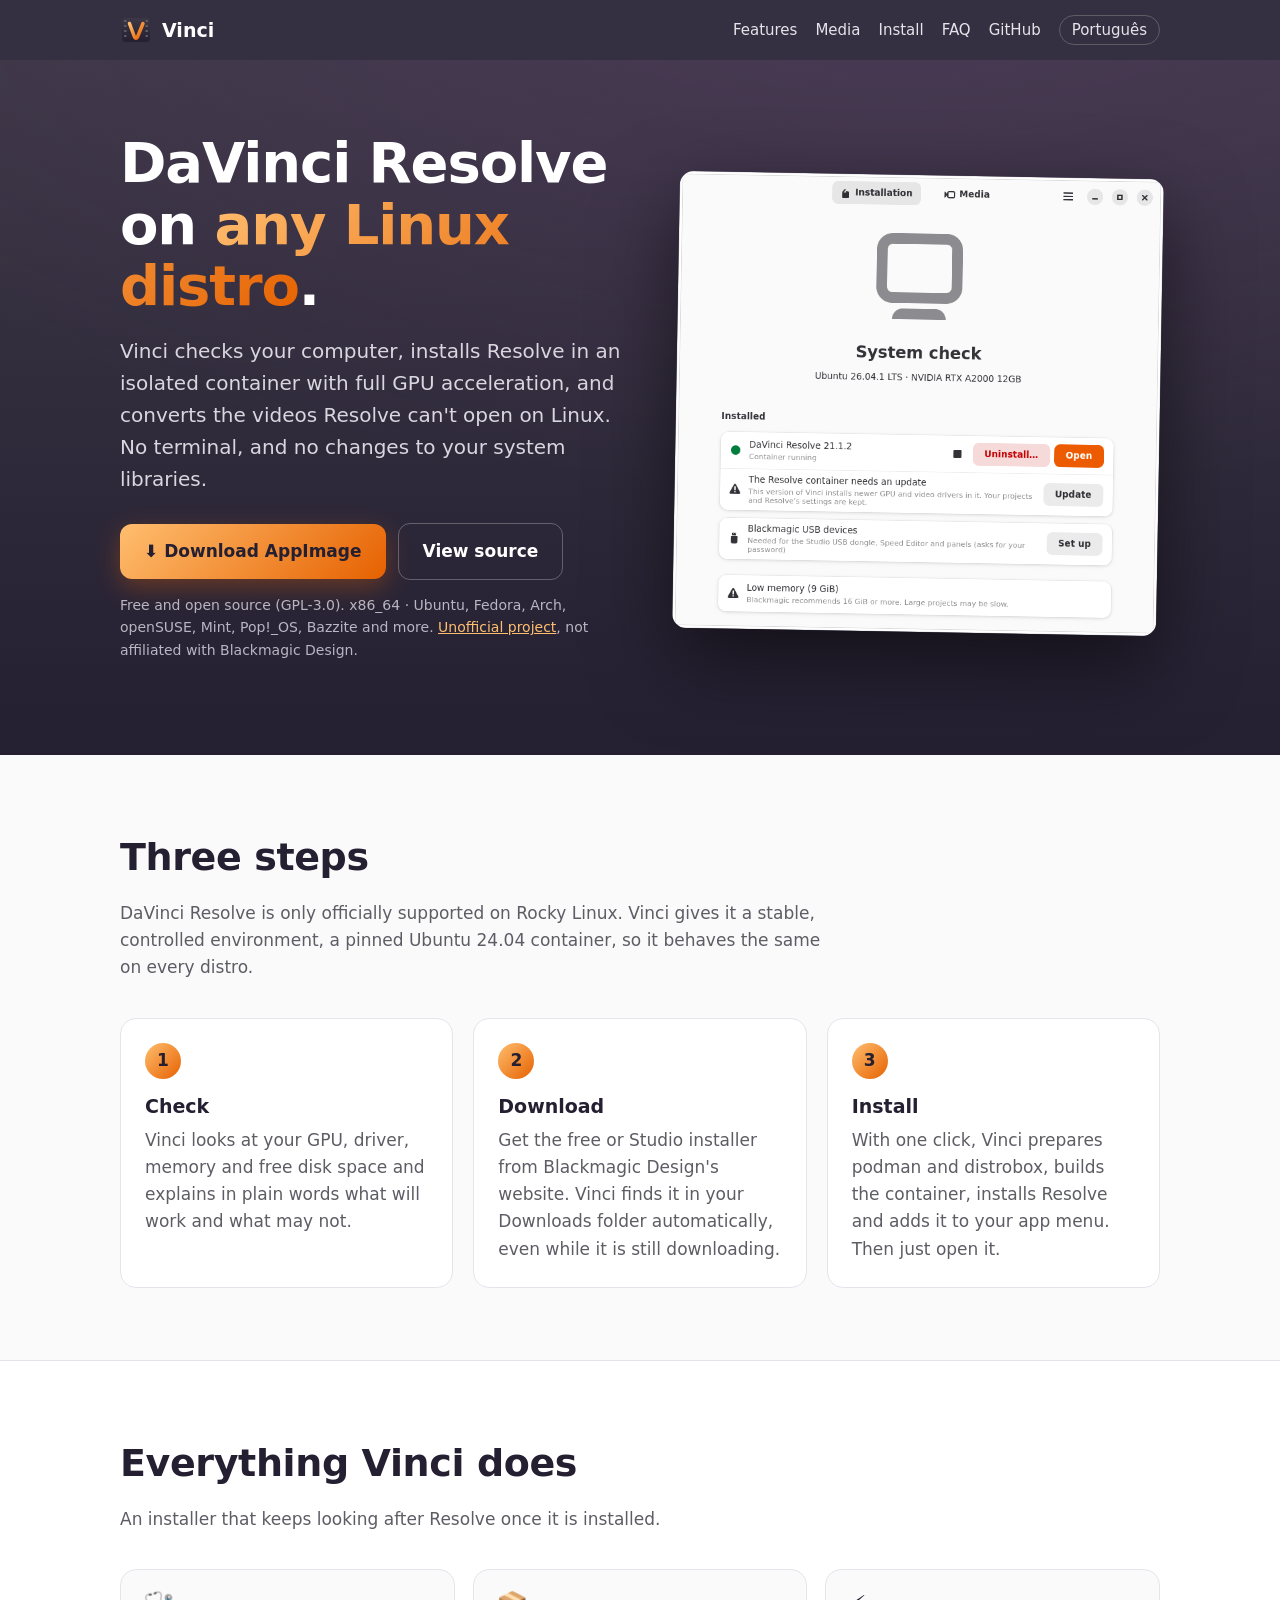
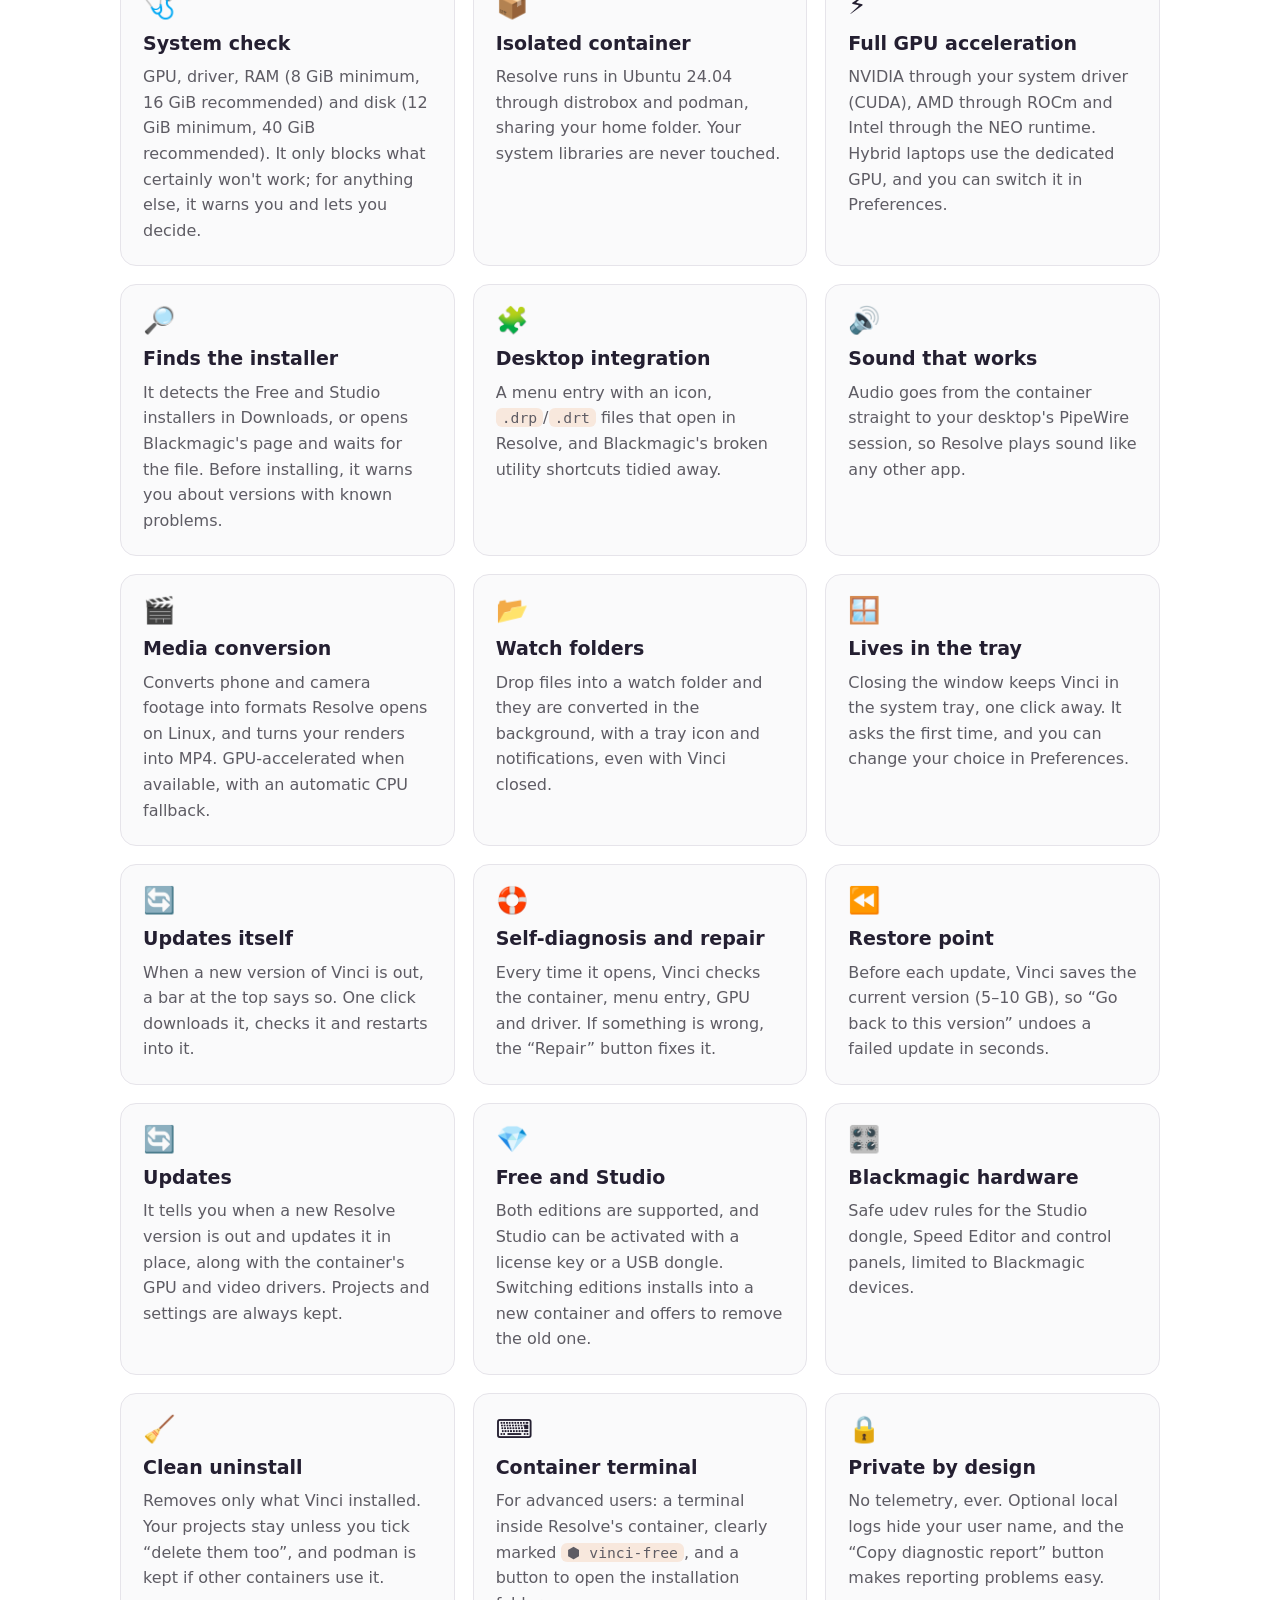
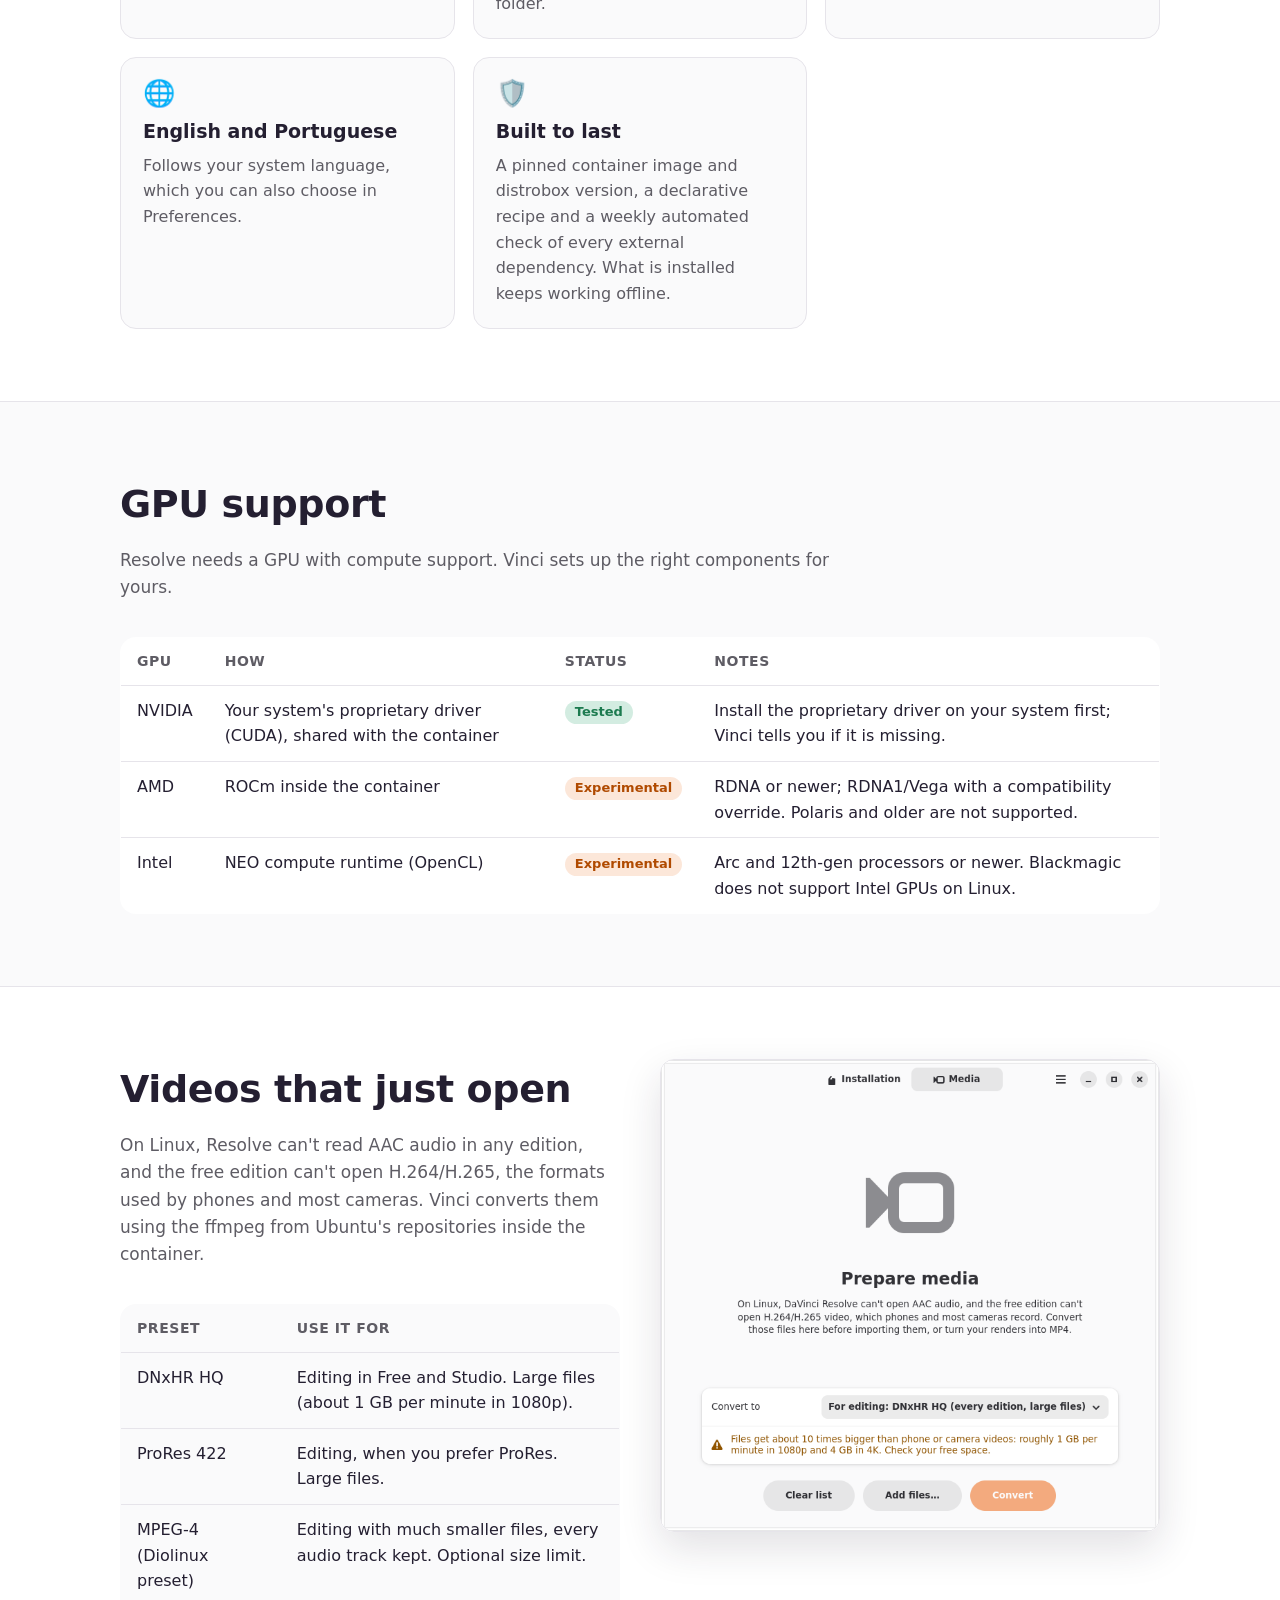
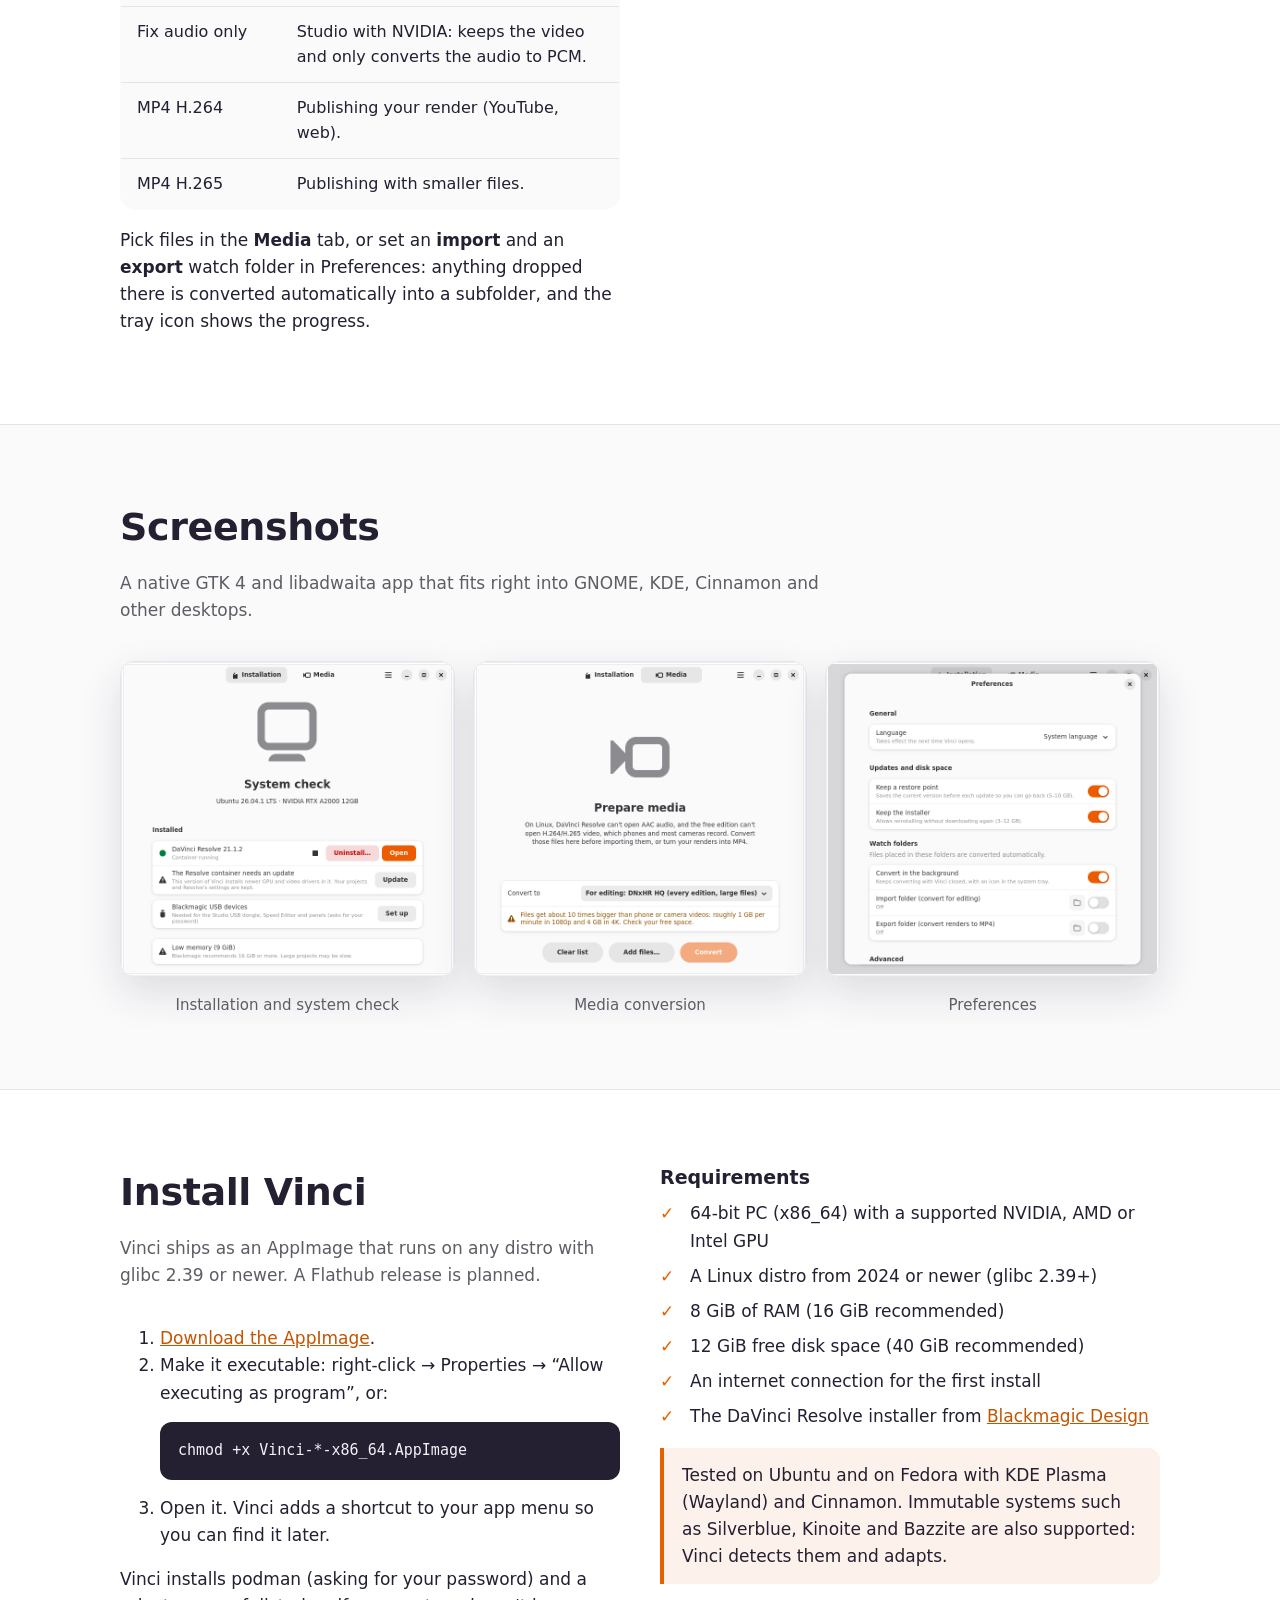
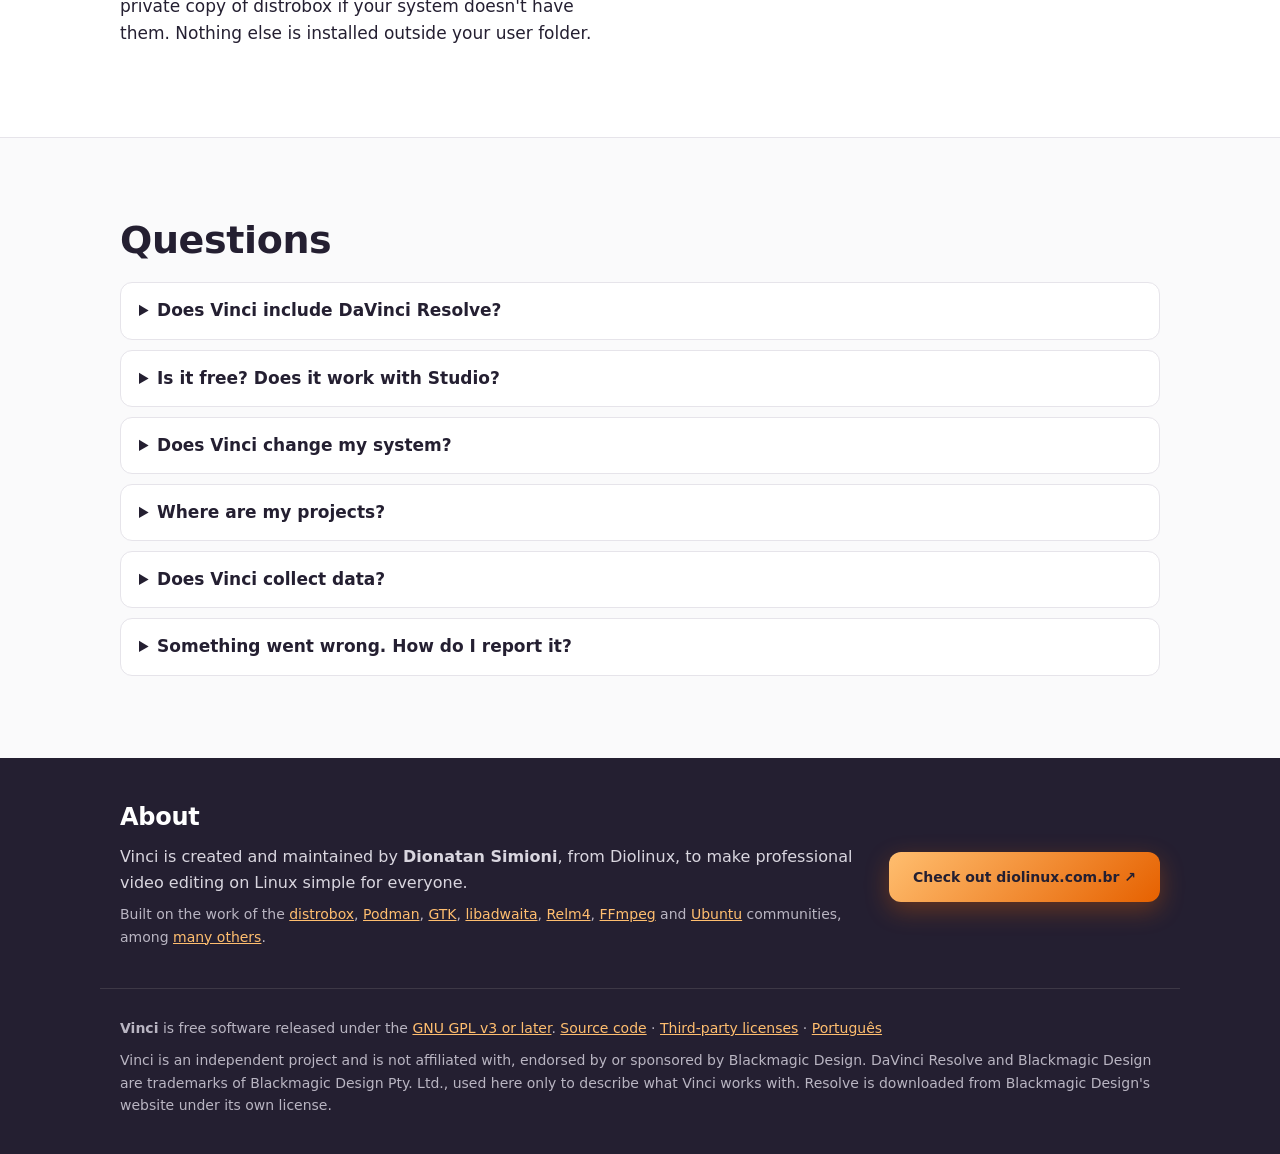
<file: site/index.html>
<!doctype html>
<html lang="en">
<head>
  <meta charset="utf-8">
  <meta name="viewport" content="width=device-width, initial-scale=1">
  <title>Vinci — DaVinci Resolve on any Linux distro</title>
  <meta name="description" content="Vinci is a free, unofficial installer that runs DaVinci Resolve on any Linux distribution in an isolated container with full GPU acceleration.">
  <link rel="icon" href="img/logo.svg" type="image/svg+xml">
  <link rel="alternate" hreflang="pt-BR" href="pt/">
  <link rel="alternate" hreflang="en" href="./">
  <meta property="og:title" content="Vinci — DaVinci Resolve on any Linux distro">
  <meta property="og:description" content="Free, unofficial installer: Resolve in an isolated container with full GPU acceleration, on any distro.">
  <meta property="og:image" content="img/main-en.png">
  <link rel="stylesheet" href="style.css">
  <script>
    // Portuguese speakers land on the Portuguese page, unless they picked a language.
    try {
      if (!localStorage.getItem("vinci-lang") && /^pt/i.test(navigator.language || "")) {
        location.replace("pt/");
      }
    } catch (e) {}
  </script>
</head>
<body>
<header class="top">
  <div class="wrap">
    <a class="brand" href="./"><img src="img/logo.svg" alt="">Vinci</a>
    <nav>
      <a href="#features">Features</a>
      <a href="#media">Media</a>
      <a href="#install">Install</a>
      <a href="#faq">FAQ</a>
      <a href="https://github.com/dionatansimioni/vinci">GitHub</a>
      <a class="lang" href="pt/" data-lang="pt" hreflang="pt-BR">Português</a>
    </nav>
  </div>
</header>

<main>
<div class="hero">
  <div class="wrap">
    <div>
      <h1>DaVinci Resolve on <span>any Linux distro</span>.</h1>
      <p class="lead">Vinci checks your computer, installs Resolve in an isolated container with full
        GPU acceleration, and converts the videos Resolve can't open on Linux. No terminal, and no changes to your system libraries.</p>
      <div class="cta">
        <a class="btn primary" href="https://github.com/dionatansimioni/vinci/releases/latest">
          ⬇ Download AppImage
        </a>
        <a class="btn ghost" href="https://github.com/dionatansimioni/vinci">View source</a>
      </div>
      <p class="small">Free and open source (GPL-3.0). x86_64 · Ubuntu, Fedora, Arch, openSUSE,
        Mint, Pop!_OS, Bazzite and more. <a href="#legal">Unofficial project</a>, not affiliated
        with Blackmagic Design.</p>
    </div>
    <img class="shot" src="img/main-en.png" width="720" height="680"
         alt="Vinci's main window: system check, installed DaVinci Resolve with Open and Uninstall buttons">
  </div>
</div>

<section id="how">
  <div class="wrap">
    <h2>Three steps</h2>
    <p class="sub">DaVinci Resolve is only officially supported on Rocky Linux. Vinci gives it a stable,
      controlled environment, a pinned Ubuntu 24.04 container, so it behaves the same on every distro.</p>
    <ol class="steps">
      <li><h3>Check</h3><p>Vinci looks at your GPU, driver, memory and free disk space and explains
        in plain words what will work and what may not.</p></li>
      <li><h3>Download</h3><p>Get the free or Studio installer from Blackmagic Design's website.
        Vinci finds it in your Downloads folder automatically, even while it is still downloading.</p></li>
      <li><h3>Install</h3><p>With one click, Vinci prepares podman and distrobox, builds the container, installs
        Resolve and adds it to your app menu. Then just open it.</p></li>
    </ol>
  </div>
</section>

<section id="features" class="alt">
  <div class="wrap">
    <h2>Everything Vinci does</h2>
    <p class="sub">An installer that keeps looking after Resolve once it is installed.</p>
    <div class="grid">
      <div class="card"><span class="ico">🩺</span><h3>System check</h3>
        <p>GPU, driver, RAM (8 GiB minimum, 16 GiB recommended) and disk (12 GiB minimum, 40 GiB
        recommended). It only blocks what certainly won't work; for anything else, it warns you and lets you decide.</p></div>
      <div class="card"><span class="ico">📦</span><h3>Isolated container</h3>
        <p>Resolve runs in Ubuntu 24.04 through distrobox and podman, sharing your home folder.
        Your system libraries are never touched.</p></div>
      <div class="card"><span class="ico">⚡</span><h3>Full GPU acceleration</h3>
        <p>NVIDIA through your system driver (CUDA), AMD through ROCm and Intel through the NEO
        runtime. Hybrid laptops use the dedicated GPU, and you can switch it in Preferences.</p></div>
      <div class="card"><span class="ico">🔎</span><h3>Finds the installer</h3>
        <p>It detects the Free and Studio installers in Downloads, or opens Blackmagic's page and
        waits for the file. Before installing, it warns you about versions with known problems.</p></div>
      <div class="card"><span class="ico">🧩</span><h3>Desktop integration</h3>
        <p>A menu entry with an icon, <code>.drp</code>/<code>.drt</code> files that open in Resolve,
        and Blackmagic's broken utility shortcuts tidied away.</p></div>
      <div class="card"><span class="ico">🔊</span><h3>Sound that works</h3>
        <p>Audio goes from the container straight to your desktop's PipeWire session, so Resolve plays
        sound like any other app.</p></div>
      <div class="card"><span class="ico">🎬</span><h3>Media conversion</h3>
        <p>Converts phone and camera footage into formats Resolve opens on Linux, and turns your
        renders into MP4. GPU-accelerated when available, with an automatic CPU fallback.</p></div>
      <div class="card"><span class="ico">📂</span><h3>Watch folders</h3>
        <p>Drop files into a watch folder and they are converted in the background, with a tray icon and
        notifications, even with Vinci closed.</p></div>
      <div class="card"><span class="ico">🪟</span><h3>Lives in the tray</h3>
        <p>Closing the window keeps Vinci in the system tray, one click away. It asks the first
        time, and you can change your choice in Preferences.</p></div>
      <div class="card"><span class="ico">🔄</span><h3>Updates itself</h3>
        <p>When a new version of Vinci is out, a bar at the top says so. One click downloads it,
        checks it and restarts into it.</p></div>
      <div class="card"><span class="ico">🛟</span><h3>Self-diagnosis and repair</h3>
        <p>Every time it opens, Vinci checks the container, menu entry, GPU and driver. If something
        is wrong, the “Repair” button fixes it.</p></div>
      <div class="card"><span class="ico">⏪</span><h3>Restore point</h3>
        <p>Before each update, Vinci saves the current version (5–10 GB), so “Go back to this
        version” undoes a failed update in seconds.</p></div>
      <div class="card"><span class="ico">🔄</span><h3>Updates</h3>
        <p>It tells you when a new Resolve version is out and updates it in place, along with the
        container's GPU and video drivers. Projects and settings are always kept.</p></div>
      <div class="card"><span class="ico">💎</span><h3>Free and Studio</h3>
        <p>Both editions are supported, and Studio can be activated with a license key or a USB
        dongle. Switching editions installs into a new container and offers to remove the old one.</p></div>
      <div class="card"><span class="ico">🎛️</span><h3>Blackmagic hardware</h3>
        <p>Safe udev rules for the Studio dongle, Speed Editor and control panels, limited to Blackmagic devices.</p></div>
      <div class="card"><span class="ico">🧹</span><h3>Clean uninstall</h3>
        <p>Removes only what Vinci installed. Your projects stay unless you tick “delete them too”,
        and podman is kept if other containers use it.</p></div>
      <div class="card"><span class="ico">⌨️</span><h3>Container terminal</h3>
        <p>For advanced users: a terminal inside Resolve's container, clearly marked
        <code>⬢ vinci-free</code>, and a button to open the installation folder.</p></div>
      <div class="card"><span class="ico">🔒</span><h3>Private by design</h3>
        <p>No telemetry, ever. Optional local logs hide your user name, and the “Copy diagnostic report” button makes
        reporting problems easy.</p></div>
      <div class="card"><span class="ico">🌐</span><h3>English and Portuguese</h3>
        <p>Follows your system language, which you can also choose in Preferences.</p></div>
      <div class="card"><span class="ico">🛡️</span><h3>Built to last</h3>
        <p>A pinned container image and distrobox version, a declarative recipe and a weekly
        automated check of every external dependency. What is installed keeps working offline.</p></div>
    </div>
  </div>
</section>

<section id="gpu">
  <div class="wrap">
    <h2>GPU support</h2>
    <p class="sub">Resolve needs a GPU with compute support. Vinci sets up the right components for yours.</p>
    <div class="table-scroll">
    <table>
      <thead><tr><th>GPU</th><th>How</th><th>Status</th><th>Notes</th></tr></thead>
      <tbody>
        <tr><td>NVIDIA</td><td>Your system's proprietary driver (CUDA), shared with the container</td>
          <td><span class="tag ok">Tested</span></td><td>Install the proprietary driver on your system first; Vinci tells you if it is missing.</td></tr>
        <tr><td>AMD</td><td>ROCm inside the container</td>
          <td><span class="tag exp">Experimental</span></td><td>RDNA or newer; RDNA1/Vega with a compatibility override. Polaris and older are not supported.</td></tr>
        <tr><td>Intel</td><td>NEO compute runtime (OpenCL)</td>
          <td><span class="tag exp">Experimental</span></td><td>Arc and 12th-gen processors or newer. Blackmagic does not support Intel GPUs on Linux.</td></tr>
      </tbody>
    </table>
    </div>
  </div>
</section>

<section id="media" class="alt">
  <div class="wrap split">
    <div>
      <h2>Videos that just open</h2>
      <p class="sub">On Linux, Resolve can't read AAC audio in any edition, and the free edition can't
        open H.264/H.265, the formats used by phones and most cameras. Vinci converts them using
        the ffmpeg from Ubuntu's repositories inside the container.</p>
      <div class="table-scroll">
      <table>
        <thead><tr><th>Preset</th><th>Use it for</th></tr></thead>
        <tbody>
          <tr><td>DNxHR HQ</td><td>Editing in Free and Studio. Large files (about 1 GB per minute in 1080p).</td></tr>
          <tr><td>ProRes 422</td><td>Editing, when you prefer ProRes. Large files.</td></tr>
          <tr><td>MPEG-4 (Diolinux preset)</td><td>Editing with much smaller files, every audio track kept. Optional size limit.</td></tr>
          <tr><td>Fix audio only</td><td>Studio with NVIDIA: keeps the video and only converts the audio to PCM.</td></tr>
          <tr><td>MP4 H.264</td><td>Publishing your render (YouTube, web).</td></tr>
          <tr><td>MP4 H.265</td><td>Publishing with smaller files.</td></tr>
        </tbody>
      </table>
      </div>
      <p>Pick files in the <b>Media</b> tab, or set an <b>import</b> and an <b>export</b> watch folder
        in Preferences: anything dropped there is converted automatically into a subfolder, and the tray icon
        shows the progress.</p>
    </div>
    <img class="shot-frame" src="img/media-en.png" width="720" height="680" loading="lazy"
         alt="Vinci's Media tab with the conversion preset picker">
  </div>
</section>

<section id="screens">
  <div class="wrap">
    <h2>Screenshots</h2>
    <p class="sub">A native GTK 4 and libadwaita app that fits right into GNOME, KDE, Cinnamon and other desktops.</p>
    <div class="shots">
      <figure><img class="shot-frame" src="img/main-en.png" width="720" height="680" loading="lazy" alt="Installation tab"><figcaption>Installation and system check</figcaption></figure>
      <figure><img class="shot-frame" src="img/media-en.png" width="720" height="680" loading="lazy" alt="Media tab"><figcaption>Media conversion</figcaption></figure>
      <figure><img class="shot-frame" src="img/prefs-en.png" width="720" height="680" loading="lazy" alt="Preferences"><figcaption>Preferences</figcaption></figure>
    </div>
  </div>
</section>

<section id="install" class="alt">
  <div class="wrap split">
    <div>
      <h2>Install Vinci</h2>
      <p class="sub">Vinci ships as an AppImage that runs on any distro with glibc 2.39 or newer.
        A Flathub release is planned.</p>
      <ol>
        <li><a href="https://github.com/dionatansimioni/vinci/releases/latest">Download the AppImage</a>.</li>
        <li>Make it executable: right-click → Properties → “Allow executing as program”, or:
          <pre><code>chmod +x Vinci-*-x86_64.AppImage</code></pre></li>
        <li>Open it. Vinci adds a shortcut to your app menu so you can find it later.</li>
      </ol>
      <p>Vinci installs podman (asking for your password) and a private copy of distrobox if your
        system doesn't have them. Nothing else is installed outside your user folder.</p>
    </div>
    <div>
      <h3>Requirements</h3>
      <ul class="check">
        <li>64-bit PC (x86_64) with a supported NVIDIA, AMD or Intel GPU</li>
        <li>A Linux distro from 2024 or newer (glibc 2.39+)</li>
        <li>8 GiB of RAM (16 GiB recommended)</li>
        <li>12 GiB free disk space (40 GiB recommended)</li>
        <li>An internet connection for the first install</li>
        <li>The DaVinci Resolve installer from <a href="https://www.blackmagicdesign.com/products/davinciresolve">Blackmagic Design</a></li>
      </ul>
      <p class="note">Tested on Ubuntu and on Fedora with KDE Plasma (Wayland) and Cinnamon.
        Immutable systems such as Silverblue, Kinoite and Bazzite are also
        supported: Vinci detects them and adapts.</p>
    </div>
  </div>
</section>

<section id="faq">
  <div class="wrap">
    <h2>Questions</h2>
    <details><summary>Does Vinci include DaVinci Resolve?</summary>
      <p>No. Vinci never downloads, bundles or redistributes Resolve. You download the official
      installer from Blackmagic Design's website and accept its license, and Vinci installs that file.</p></details>
    <details><summary>Is it free? Does it work with Studio?</summary>
      <p>Vinci is free software under the GPL-3.0. It installs both the free DaVinci Resolve and
      DaVinci Resolve Studio; Studio is activated with your own license key or USB dongle.</p></details>
    <details><summary>Does Vinci change my system?</summary>
      <p>Very little. Resolve and its libraries live in a container. On your system Vinci only installs
      podman (if missing, with your confirmation), a private distrobox in
      <code>~/.local/share/vinci</code>, a menu entry and, if you ask, udev rules for Blackmagic devices.
      The uninstaller removes exactly that.</p></details>
    <details><summary>Where are my projects?</summary>
      <p>In the same place Resolve always keeps them, in your home folder, which the container
      shares. Updates and edition switches keep them, and so does uninstalling, unless you choose otherwise.</p></details>
    <details><summary>Does Vinci collect data?</summary>
      <p>No. It only contacts Blackmagic's public API to learn the latest Resolve version and this
      repository to read the list of versions with known problems. Logs are off by default and stay on your computer.</p></details>
    <details><summary>Something went wrong. How do I report it?</summary>
      <p>Use “Copy diagnostic report” in Vinci (it hides your user name) and
      <a href="https://github.com/dionatansimioni/vinci/issues">open an issue on GitHub</a>.</p></details>
  </div>
</section>
</main>

<footer id="legal">
  <div class="wrap about">
    <div>
      <h2>About</h2>
      <p>Vinci is created and maintained by <b>Dionatan Simioni</b>, from Diolinux, to make
        professional video editing on Linux simple for everyone.</p>
      <p class="credits">Built on the work of the
        <a href="https://distrobox.it">distrobox</a>, <a href="https://podman.io">Podman</a>,
        <a href="https://gtk.org">GTK</a>, <a href="https://gnome.pages.gitlab.gnome.org/libadwaita/">libadwaita</a>,
        <a href="https://relm4.org">Relm4</a>, <a href="https://ffmpeg.org">FFmpeg</a> and
        <a href="https://ubuntu.com">Ubuntu</a> communities, among
        <a href="https://github.com/dionatansimioni/vinci/blob/main/THIRD-PARTY.md">many others</a>.</p>
    </div>
    <a class="btn primary" href="https://diolinux.com.br" target="_blank" rel="noopener">Check out diolinux.com.br ↗</a>
  </div>
  <div class="wrap legal">
    <div><b>Vinci</b> is free software released under the
      <a href="https://github.com/dionatansimioni/vinci/blob/main/LICENSE">GNU GPL v3 or later</a>.
      <a href="https://github.com/dionatansimioni/vinci">Source code</a> ·
      <a href="https://github.com/dionatansimioni/vinci/blob/main/THIRD-PARTY.md">Third-party licenses</a> ·
      <a href="pt/" data-lang="pt">Português</a></div>
    <div>Vinci is an independent project and is not affiliated with, endorsed by or sponsored by
      Blackmagic Design. DaVinci Resolve and Blackmagic Design are trademarks of Blackmagic Design Pty. Ltd.,
      used here only to describe what Vinci works with. Resolve is downloaded from Blackmagic Design's
      website under its own license.</div>
  </div>
</footer>
<script src="main.js" defer></script>
</body>
</html>
</file>
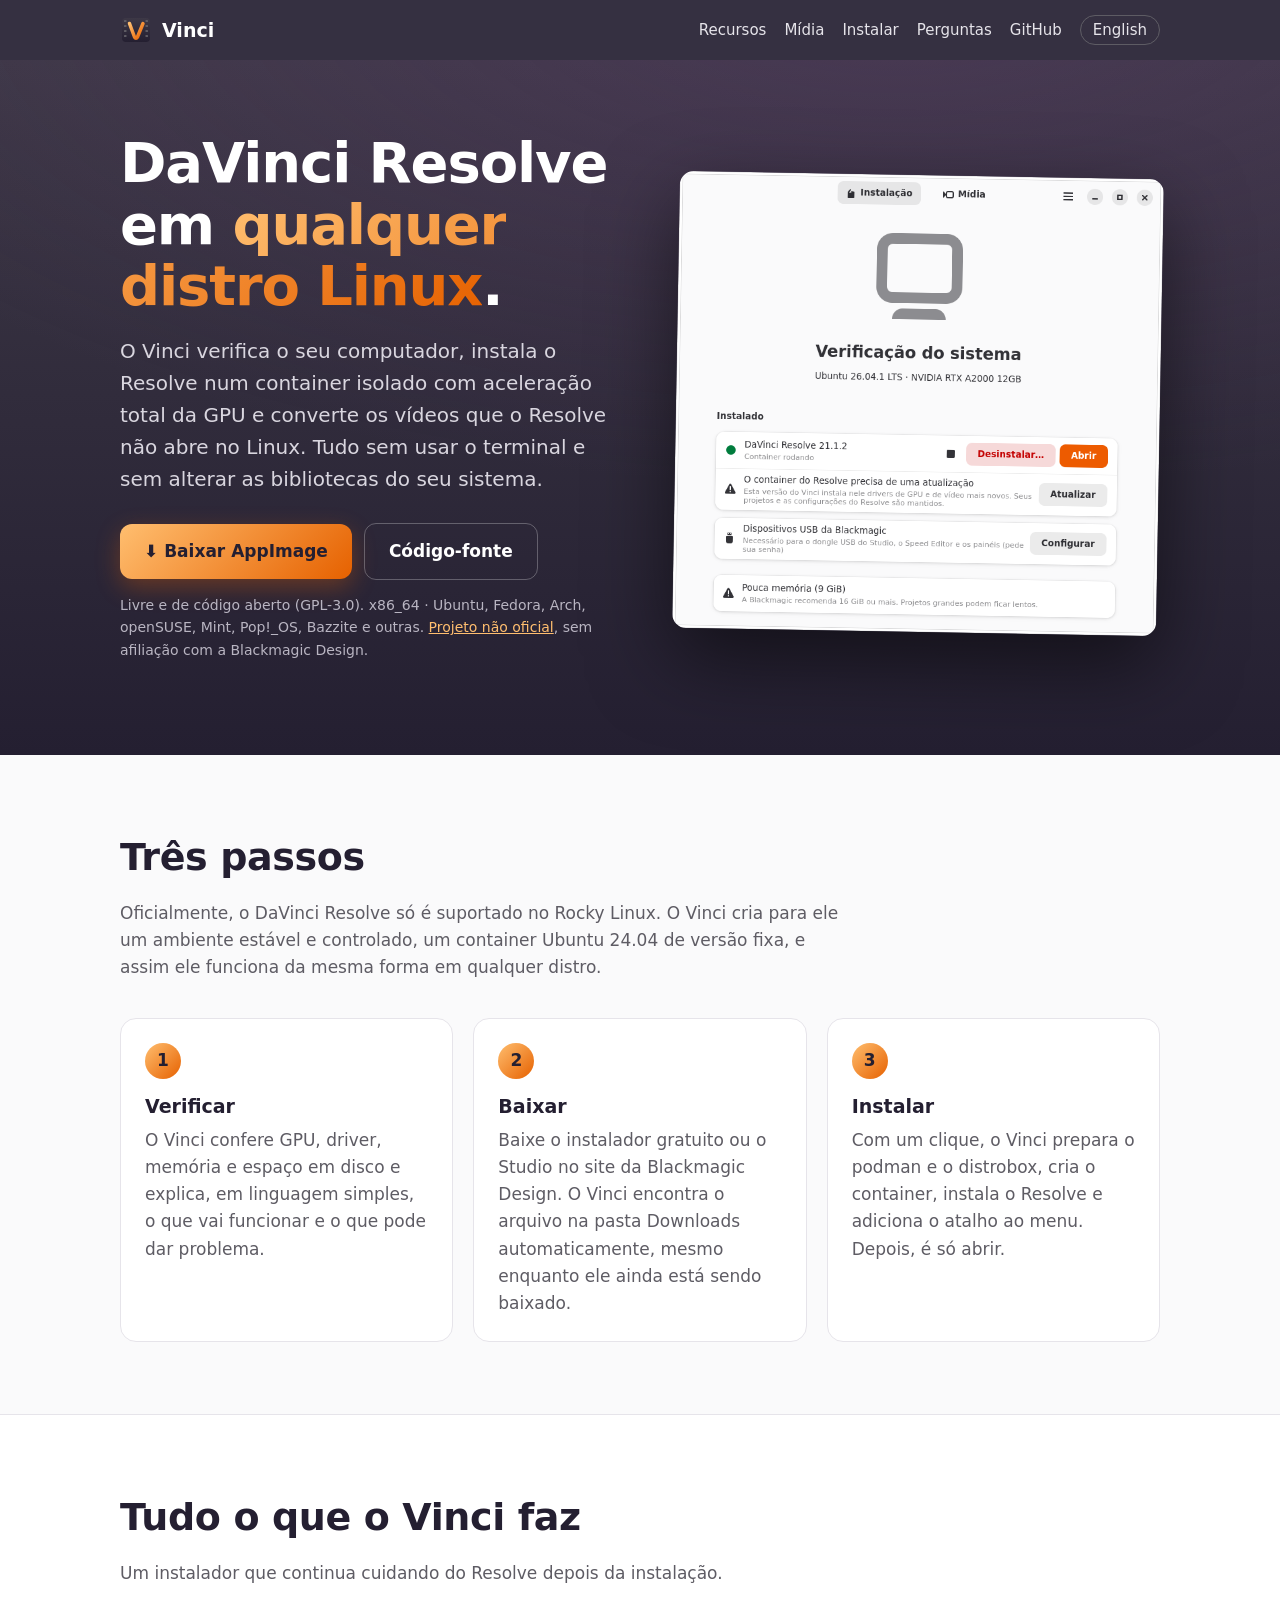
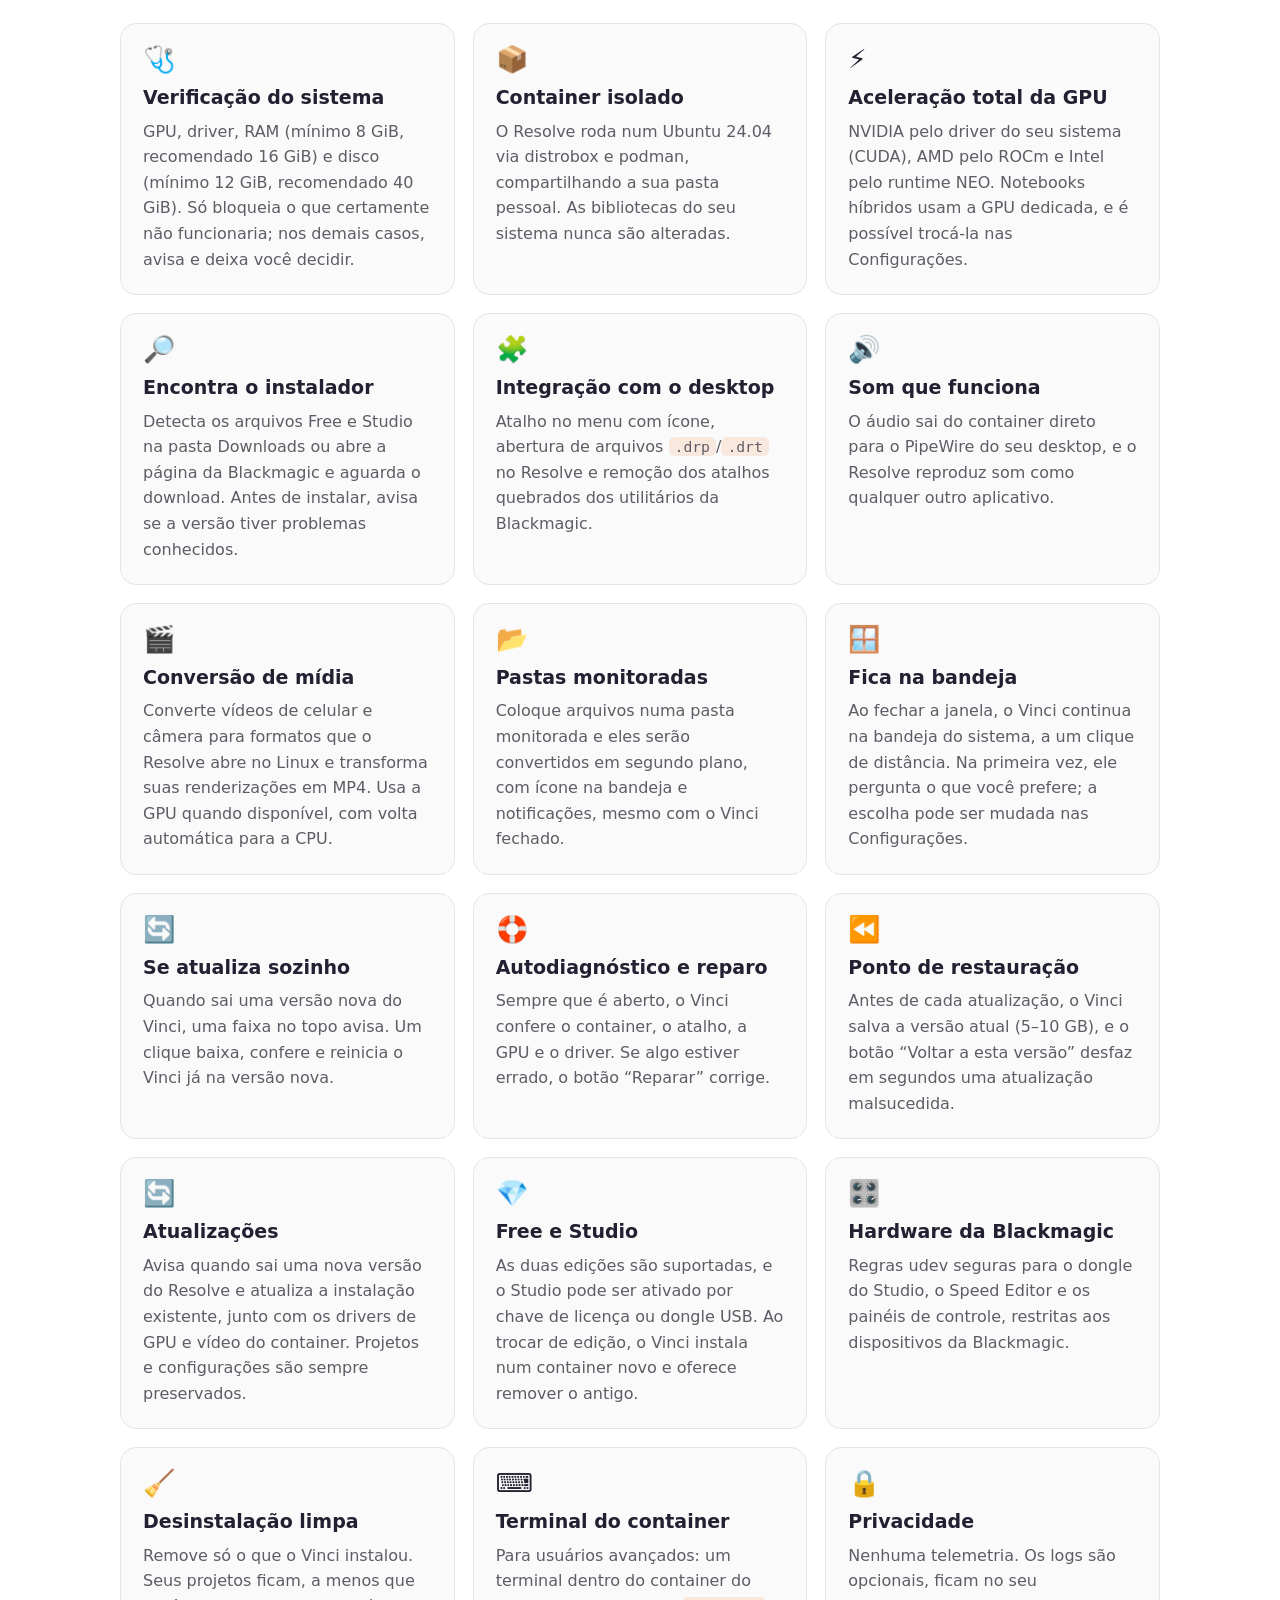
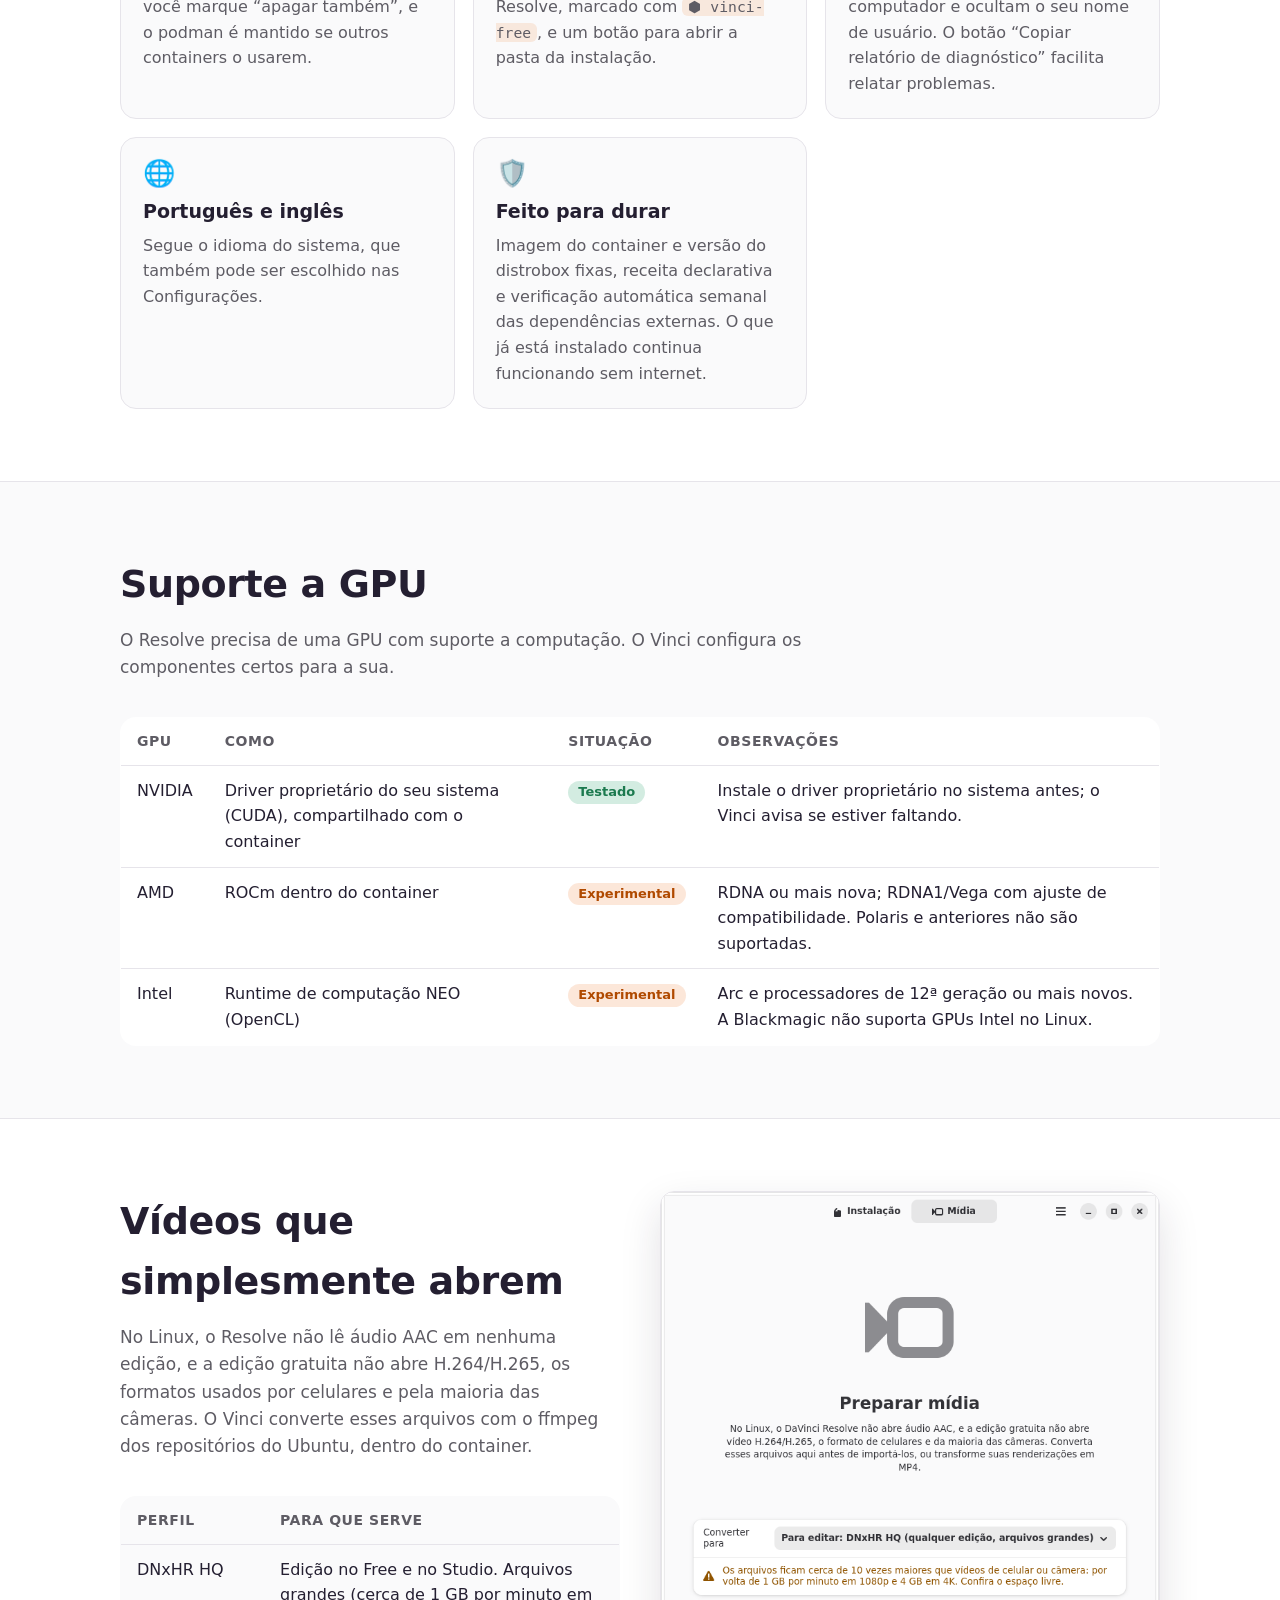
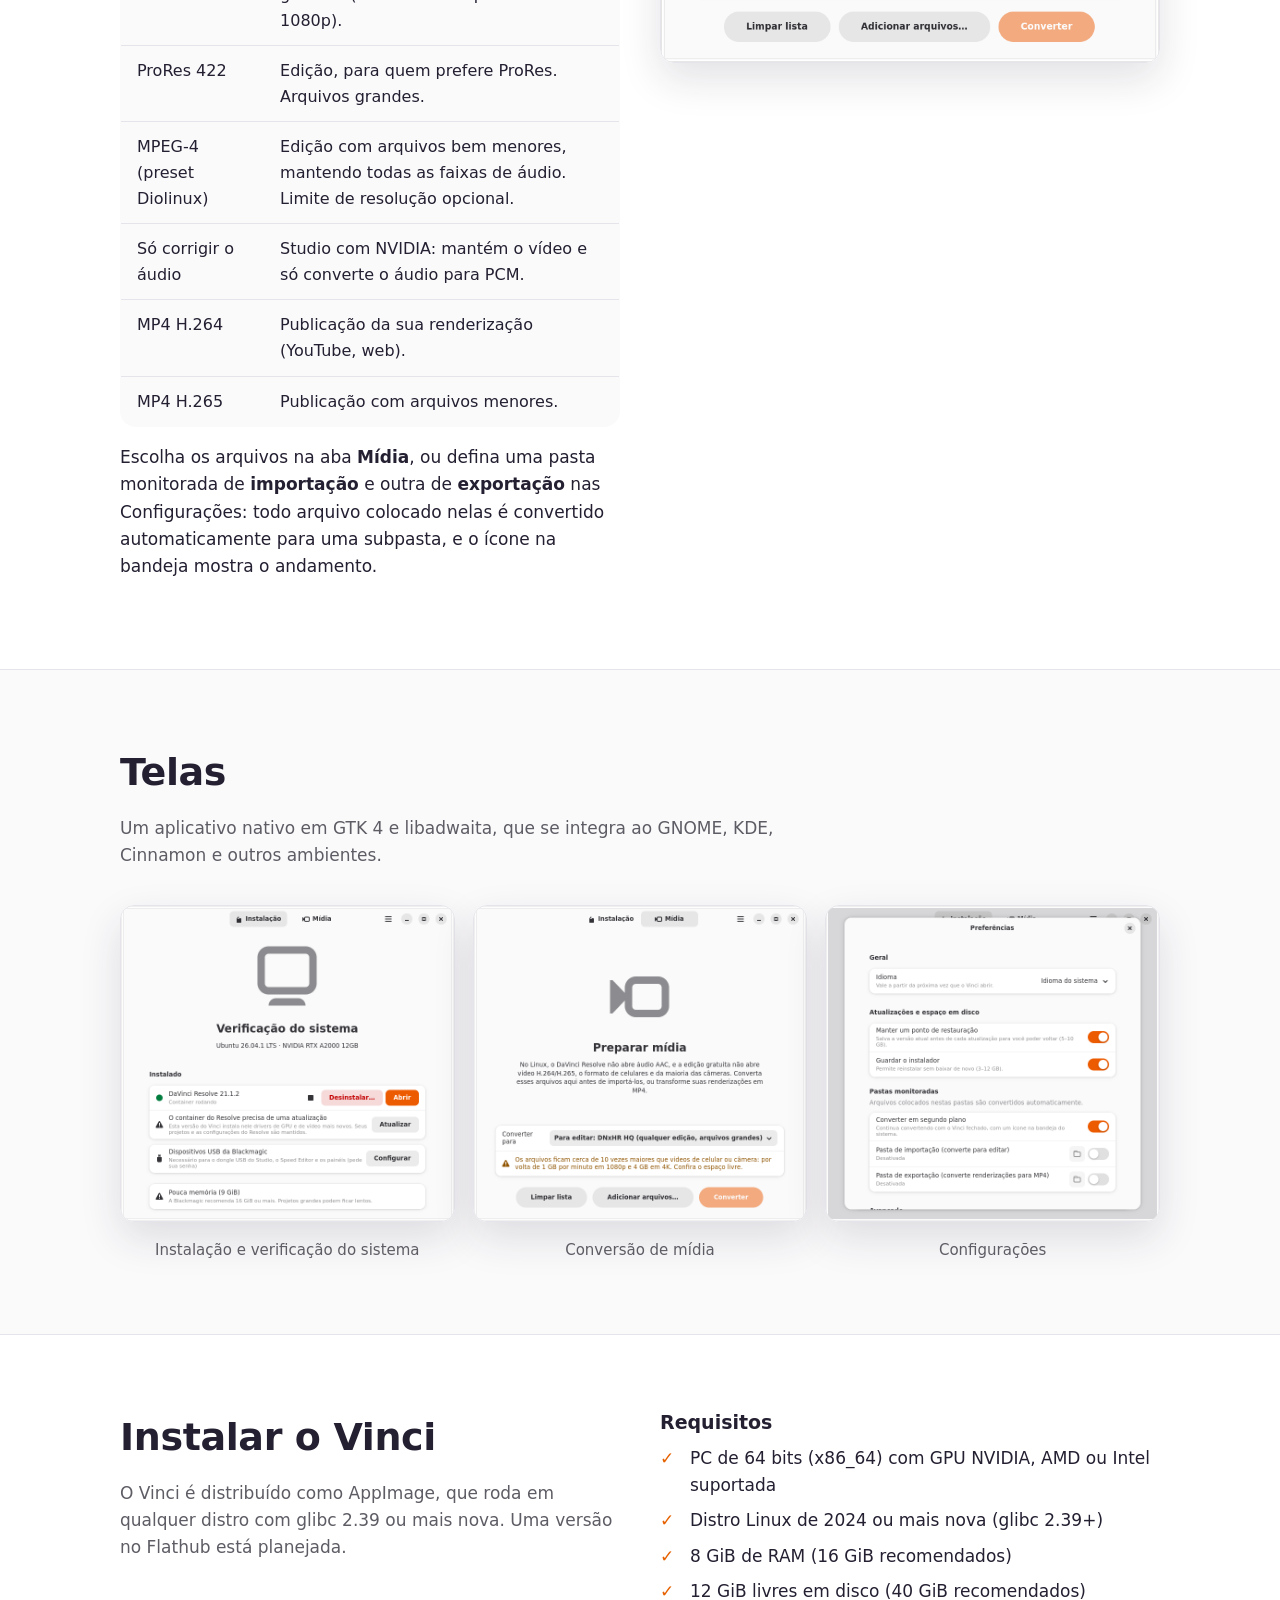
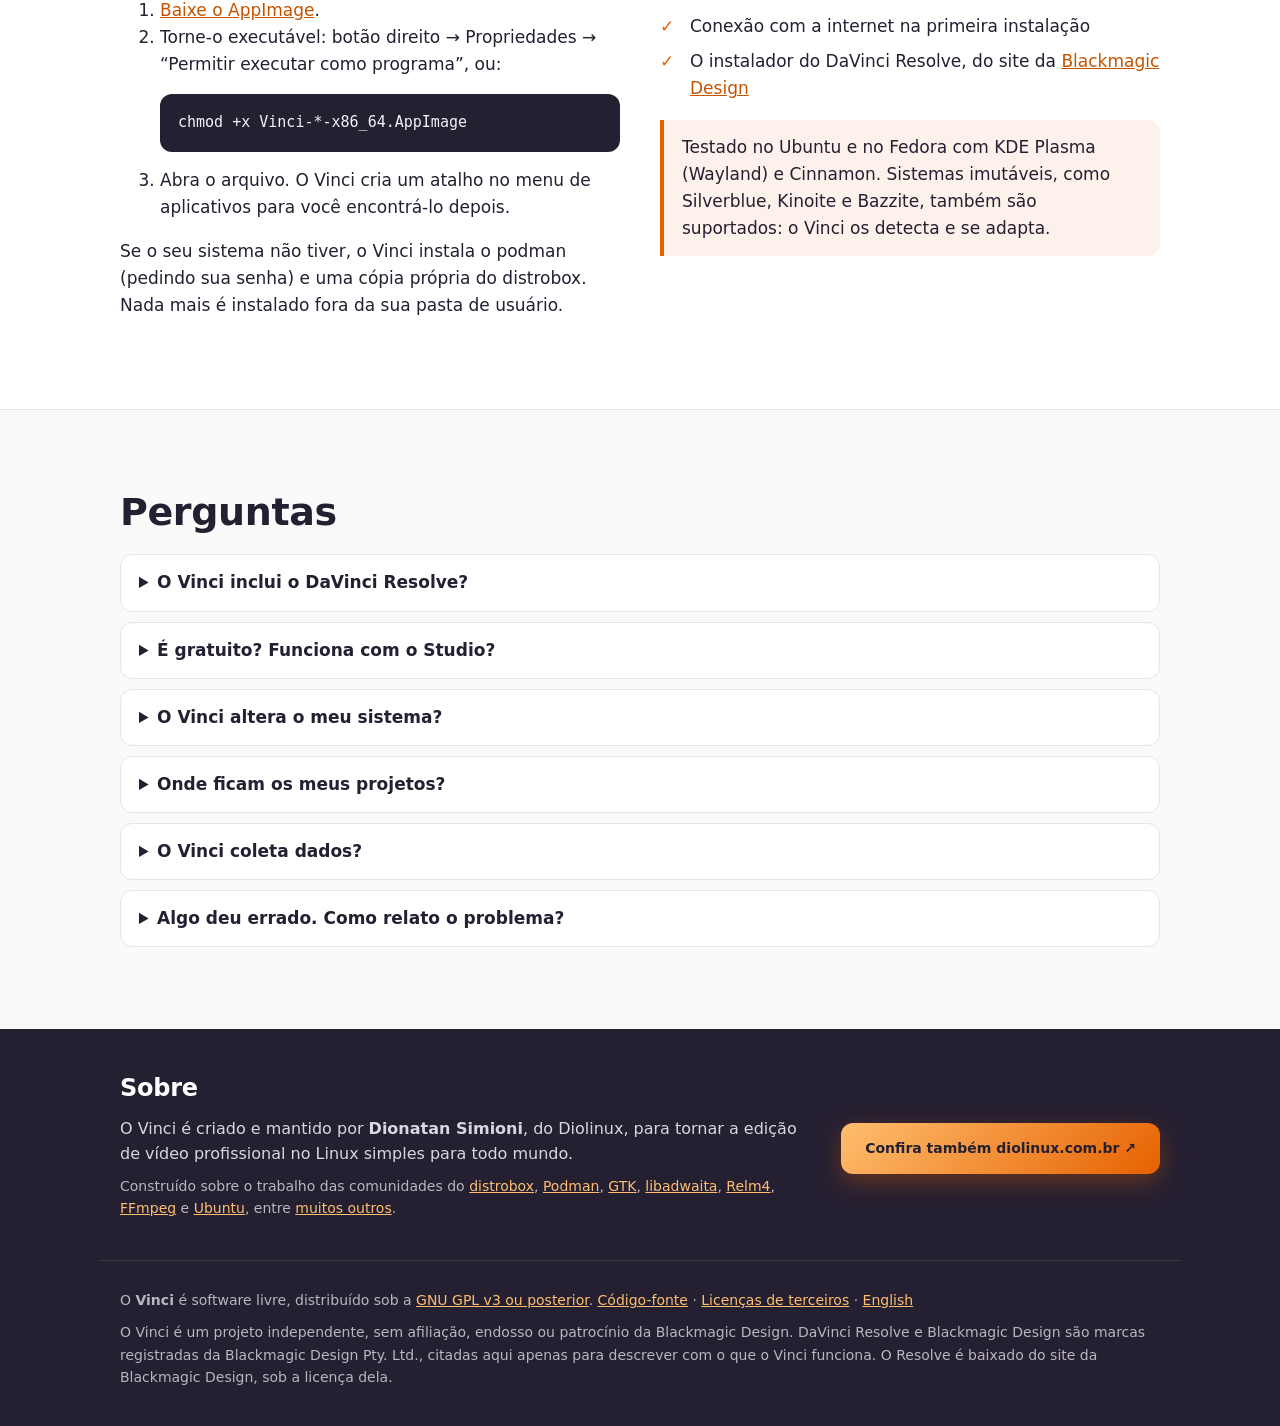
<file: site/pt/index.html>
<!doctype html>
<html lang="pt-BR">
<head>
  <meta charset="utf-8">
  <meta name="viewport" content="width=device-width, initial-scale=1">
  <title>Vinci — DaVinci Resolve em qualquer distro Linux</title>
  <meta name="description" content="O Vinci é um instalador livre e não oficial que roda o DaVinci Resolve em qualquer distribuição Linux, num container isolado com aceleração total da GPU.">
  <link rel="icon" href="../img/logo.svg" type="image/svg+xml">
  <link rel="alternate" hreflang="en" href="../">
  <link rel="alternate" hreflang="pt-BR" href="./">
  <meta property="og:title" content="Vinci — DaVinci Resolve em qualquer distro Linux">
  <meta property="og:description" content="Instalador livre e não oficial: o Resolve num container isolado com aceleração total da GPU, em qualquer distro.">
  <meta property="og:image" content="../img/main-pt.png">
  <link rel="stylesheet" href="../style.css">
</head>
<body>
<header class="top">
  <div class="wrap">
    <a class="brand" href="./"><img src="../img/logo.svg" alt="">Vinci</a>
    <nav>
      <a href="#recursos">Recursos</a>
      <a href="#midia">Mídia</a>
      <a href="#instalar">Instalar</a>
      <a href="#perguntas">Perguntas</a>
      <a href="https://github.com/dionatansimioni/vinci">GitHub</a>
      <a class="lang" href="../" data-lang="en" hreflang="en">English</a>
    </nav>
  </div>
</header>

<main>
<div class="hero">
  <div class="wrap">
    <div>
      <h1>DaVinci Resolve em <span>qualquer distro Linux</span>.</h1>
      <p class="lead">O Vinci verifica o seu computador, instala o Resolve num container isolado com
        aceleração total da GPU e converte os vídeos que o Resolve não abre no Linux. Tudo sem
        usar o terminal e sem alterar as bibliotecas do seu sistema.</p>
      <div class="cta">
        <a class="btn primary" href="https://github.com/dionatansimioni/vinci/releases/latest">
          ⬇ Baixar AppImage
        </a>
        <a class="btn ghost" href="https://github.com/dionatansimioni/vinci">Código-fonte</a>
      </div>
      <p class="small">Livre e de código aberto (GPL-3.0). x86_64 · Ubuntu, Fedora, Arch, openSUSE,
        Mint, Pop!_OS, Bazzite e outras. <a href="#legal">Projeto não oficial</a>, sem afiliação
        com a Blackmagic Design.</p>
    </div>
    <img class="shot" src="../img/main-pt.png" width="720" height="680"
         alt="Janela principal do Vinci: verificação do sistema e DaVinci Resolve instalado, com os botões Abrir e Desinstalar">
  </div>
</div>

<section id="como">
  <div class="wrap">
    <h2>Três passos</h2>
    <p class="sub">Oficialmente, o DaVinci Resolve só é suportado no Rocky Linux. O Vinci cria para ele um
      ambiente estável e controlado, um container Ubuntu 24.04 de versão fixa, e assim ele funciona
      da mesma forma em qualquer distro.</p>
    <ol class="steps">
      <li><h3>Verificar</h3><p>O Vinci confere GPU, driver, memória e espaço em disco e explica, em linguagem
        simples, o que vai funcionar e o que pode dar problema.</p></li>
      <li><h3>Baixar</h3><p>Baixe o instalador gratuito ou o Studio no site da Blackmagic Design.
        O Vinci encontra o arquivo na pasta Downloads automaticamente, mesmo enquanto ele ainda
        está sendo baixado.</p></li>
      <li><h3>Instalar</h3><p>Com um clique, o Vinci prepara o podman e o distrobox, cria o container, instala o
        Resolve e adiciona o atalho ao menu. Depois, é só abrir.</p></li>
    </ol>
  </div>
</section>

<section id="recursos" class="alt">
  <div class="wrap">
    <h2>Tudo o que o Vinci faz</h2>
    <p class="sub">Um instalador que continua cuidando do Resolve depois da instalação.</p>
    <div class="grid">
      <div class="card"><span class="ico">🩺</span><h3>Verificação do sistema</h3>
        <p>GPU, driver, RAM (mínimo 8 GiB, recomendado 16 GiB) e disco (mínimo 12 GiB, recomendado
        40 GiB). Só bloqueia o que certamente não funcionaria; nos demais casos, avisa e deixa
        você decidir.</p></div>
      <div class="card"><span class="ico">📦</span><h3>Container isolado</h3>
        <p>O Resolve roda num Ubuntu 24.04 via distrobox e podman, compartilhando a sua pasta pessoal.
        As bibliotecas do seu sistema nunca são alteradas.</p></div>
      <div class="card"><span class="ico">⚡</span><h3>Aceleração total da GPU</h3>
        <p>NVIDIA pelo driver do seu sistema (CUDA), AMD pelo ROCm e Intel pelo runtime NEO.
        Notebooks híbridos usam a GPU dedicada, e é possível trocá-la nas Configurações.</p></div>
      <div class="card"><span class="ico">🔎</span><h3>Encontra o instalador</h3>
        <p>Detecta os arquivos Free e Studio na pasta Downloads ou abre a página da Blackmagic e
        aguarda o download. Antes de instalar, avisa se a versão tiver problemas conhecidos.</p></div>
      <div class="card"><span class="ico">🧩</span><h3>Integração com o desktop</h3>
        <p>Atalho no menu com ícone, abertura de arquivos <code>.drp</code>/<code>.drt</code> no
        Resolve e remoção dos atalhos quebrados dos utilitários da Blackmagic.</p></div>
      <div class="card"><span class="ico">🔊</span><h3>Som que funciona</h3>
        <p>O áudio sai do container direto para o PipeWire do seu desktop, e o Resolve reproduz
        som como qualquer outro aplicativo.</p></div>
      <div class="card"><span class="ico">🎬</span><h3>Conversão de mídia</h3>
        <p>Converte vídeos de celular e câmera para formatos que o Resolve abre no Linux e transforma
        suas renderizações em MP4. Usa a GPU quando disponível, com volta automática para a CPU.</p></div>
      <div class="card"><span class="ico">📂</span><h3>Pastas monitoradas</h3>
        <p>Coloque arquivos numa pasta monitorada e eles serão convertidos em segundo plano, com ícone na bandeja
        e notificações, mesmo com o Vinci fechado.</p></div>
      <div class="card"><span class="ico">🪟</span><h3>Fica na bandeja</h3>
        <p>Ao fechar a janela, o Vinci continua na bandeja do sistema, a um clique de distância.
        Na primeira vez, ele pergunta o que você prefere; a escolha pode ser mudada nas Configurações.</p></div>
      <div class="card"><span class="ico">🔄</span><h3>Se atualiza sozinho</h3>
        <p>Quando sai uma versão nova do Vinci, uma faixa no topo avisa. Um clique baixa, confere
        e reinicia o Vinci já na versão nova.</p></div>
      <div class="card"><span class="ico">🛟</span><h3>Autodiagnóstico e reparo</h3>
        <p>Sempre que é aberto, o Vinci confere o container, o atalho, a GPU e o driver. Se algo
        estiver errado, o botão “Reparar” corrige.</p></div>
      <div class="card"><span class="ico">⏪</span><h3>Ponto de restauração</h3>
        <p>Antes de cada atualização, o Vinci salva a versão atual (5–10 GB), e o botão “Voltar a
        esta versão” desfaz em segundos uma atualização malsucedida.</p></div>
      <div class="card"><span class="ico">🔄</span><h3>Atualizações</h3>
        <p>Avisa quando sai uma nova versão do Resolve e atualiza a instalação existente, junto
        com os drivers de GPU e vídeo do container. Projetos e configurações são sempre preservados.</p></div>
      <div class="card"><span class="ico">💎</span><h3>Free e Studio</h3>
        <p>As duas edições são suportadas, e o Studio pode ser ativado por chave de licença ou
        dongle USB. Ao trocar de edição, o Vinci instala num container novo e oferece remover o antigo.</p></div>
      <div class="card"><span class="ico">🎛️</span><h3>Hardware da Blackmagic</h3>
        <p>Regras udev seguras para o dongle do Studio, o Speed Editor e os painéis de controle,
        restritas aos dispositivos da Blackmagic.</p></div>
      <div class="card"><span class="ico">🧹</span><h3>Desinstalação limpa</h3>
        <p>Remove só o que o Vinci instalou. Seus projetos ficam, a menos que você marque “apagar
        também”, e o podman é mantido se outros containers o usarem.</p></div>
      <div class="card"><span class="ico">⌨️</span><h3>Terminal do container</h3>
        <p>Para usuários avançados: um terminal dentro do container do Resolve, marcado com
        <code>⬢ vinci-free</code>, e um botão para abrir a pasta da instalação.</p></div>
      <div class="card"><span class="ico">🔒</span><h3>Privacidade</h3>
        <p>Nenhuma telemetria. Os logs são opcionais, ficam no seu computador e ocultam o seu nome
        de usuário. O botão “Copiar relatório de diagnóstico” facilita relatar problemas.</p></div>
      <div class="card"><span class="ico">🌐</span><h3>Português e inglês</h3>
        <p>Segue o idioma do sistema, que também pode ser escolhido nas Configurações.</p></div>
      <div class="card"><span class="ico">🛡️</span><h3>Feito para durar</h3>
        <p>Imagem do container e versão do distrobox fixas, receita declarativa e verificação
        automática semanal das dependências externas. O que já está instalado continua
        funcionando sem internet.</p></div>
    </div>
  </div>
</section>

<section id="gpu">
  <div class="wrap">
    <h2>Suporte a GPU</h2>
    <p class="sub">O Resolve precisa de uma GPU com suporte a computação. O Vinci configura os componentes certos para a sua.</p>
    <div class="table-scroll">
    <table>
      <thead><tr><th>GPU</th><th>Como</th><th>Situação</th><th>Observações</th></tr></thead>
      <tbody>
        <tr><td>NVIDIA</td><td>Driver proprietário do seu sistema (CUDA), compartilhado com o container</td>
          <td><span class="tag ok">Testado</span></td><td>Instale o driver proprietário no sistema antes; o Vinci avisa se estiver faltando.</td></tr>
        <tr><td>AMD</td><td>ROCm dentro do container</td>
          <td><span class="tag exp">Experimental</span></td><td>RDNA ou mais nova; RDNA1/Vega com ajuste de compatibilidade. Polaris e anteriores não são suportadas.</td></tr>
        <tr><td>Intel</td><td>Runtime de computação NEO (OpenCL)</td>
          <td><span class="tag exp">Experimental</span></td><td>Arc e processadores de 12ª geração ou mais novos. A Blackmagic não suporta GPUs Intel no Linux.</td></tr>
      </tbody>
    </table>
    </div>
  </div>
</section>

<section id="midia" class="alt">
  <div class="wrap split">
    <div>
      <h2>Vídeos que simplesmente abrem</h2>
      <p class="sub">No Linux, o Resolve não lê áudio AAC em nenhuma edição, e a edição gratuita não abre H.264/H.265, os formatos usados por celulares e pela maioria
        das câmeras. O Vinci converte
        esses arquivos com o ffmpeg dos repositórios do Ubuntu, dentro do container.</p>
      <div class="table-scroll">
      <table>
        <thead><tr><th>Perfil</th><th>Para que serve</th></tr></thead>
        <tbody>
          <tr><td>DNxHR HQ</td><td>Edição no Free e no Studio. Arquivos grandes (cerca de 1 GB por minuto em 1080p).</td></tr>
          <tr><td>ProRes 422</td><td>Edição, para quem prefere ProRes. Arquivos grandes.</td></tr>
          <tr><td>MPEG-4 (preset Diolinux)</td><td>Edição com arquivos bem menores, mantendo todas as faixas de áudio. Limite de resolução opcional.</td></tr>
          <tr><td>Só corrigir o áudio</td><td>Studio com NVIDIA: mantém o vídeo e só converte o áudio para PCM.</td></tr>
          <tr><td>MP4 H.264</td><td>Publicação da sua renderização (YouTube, web).</td></tr>
          <tr><td>MP4 H.265</td><td>Publicação com arquivos menores.</td></tr>
        </tbody>
      </table>
      </div>
      <p>Escolha os arquivos na aba <b>Mídia</b>, ou defina uma pasta monitorada de <b>importação</b>
        e outra de <b>exportação</b> nas Configurações: todo arquivo colocado nelas é convertido automaticamente para uma subpasta, e o ícone
        na bandeja mostra o andamento.</p>
    </div>
    <img class="shot-frame" src="../img/media-pt.png" width="720" height="680" loading="lazy"
         alt="Aba Mídia do Vinci com a escolha do perfil de conversão">
  </div>
</section>

<section id="telas">
  <div class="wrap">
    <h2>Telas</h2>
    <p class="sub">Um aplicativo nativo em GTK 4 e libadwaita, que se integra ao GNOME, KDE, Cinnamon e outros ambientes.</p>
    <div class="shots">
      <figure><img class="shot-frame" src="../img/main-pt.png" width="720" height="680" loading="lazy" alt="Aba Instalação"><figcaption>Instalação e verificação do sistema</figcaption></figure>
      <figure><img class="shot-frame" src="../img/media-pt.png" width="720" height="680" loading="lazy" alt="Aba Mídia"><figcaption>Conversão de mídia</figcaption></figure>
      <figure><img class="shot-frame" src="../img/prefs-pt.png" width="720" height="680" loading="lazy" alt="Configurações"><figcaption>Configurações</figcaption></figure>
    </div>
  </div>
</section>

<section id="instalar" class="alt">
  <div class="wrap split">
    <div>
      <h2>Instalar o Vinci</h2>
      <p class="sub">O Vinci é distribuído como AppImage, que roda em qualquer distro com glibc 2.39
        ou mais nova. Uma versão no Flathub está planejada.</p>
      <ol>
        <li><a href="https://github.com/dionatansimioni/vinci/releases/latest">Baixe o AppImage</a>.</li>
        <li>Torne-o executável: botão direito → Propriedades → “Permitir executar como programa”, ou:
          <pre><code>chmod +x Vinci-*-x86_64.AppImage</code></pre></li>
        <li>Abra o arquivo. O Vinci cria um atalho no menu de aplicativos para você encontrá-lo depois.</li>
      </ol>
      <p>Se o seu sistema não tiver, o Vinci instala o podman (pedindo sua senha) e uma cópia
        própria do distrobox. Nada mais é instalado fora da sua pasta de usuário.</p>
    </div>
    <div>
      <h3>Requisitos</h3>
      <ul class="check">
        <li>PC de 64 bits (x86_64) com GPU NVIDIA, AMD ou Intel suportada</li>
        <li>Distro Linux de 2024 ou mais nova (glibc 2.39+)</li>
        <li>8 GiB de RAM (16 GiB recomendados)</li>
        <li>12 GiB livres em disco (40 GiB recomendados)</li>
        <li>Conexão com a internet na primeira instalação</li>
        <li>O instalador do DaVinci Resolve, do site da <a href="https://www.blackmagicdesign.com/br/products/davinciresolve">Blackmagic Design</a></li>
      </ul>
      <p class="note">Testado no Ubuntu e no Fedora com KDE Plasma (Wayland) e Cinnamon. Sistemas imutáveis, como Silverblue, Kinoite e Bazzite, também são
        suportados: o Vinci os detecta e se adapta.</p>
    </div>
  </div>
</section>

<section id="perguntas">
  <div class="wrap">
    <h2>Perguntas</h2>
    <details><summary>O Vinci inclui o DaVinci Resolve?</summary>
      <p>Não. O Vinci nunca baixa, embute ou redistribui o Resolve. Você baixa o instalador oficial
      no site da Blackmagic Design e aceita a licença dela, e o Vinci instala esse arquivo.</p></details>
    <details><summary>É gratuito? Funciona com o Studio?</summary>
      <p>O Vinci é software livre sob a GPL-3.0. Ele instala tanto o DaVinci Resolve gratuito quanto
      o DaVinci Resolve Studio; o Studio é ativado com a sua chave de licença ou dongle USB.</p></details>
    <details><summary>O Vinci altera o meu sistema?</summary>
      <p>Muito pouco. O Resolve e as bibliotecas dele ficam num container. No seu sistema, o Vinci só
      instala o podman (se faltar, com sua confirmação), um distrobox próprio em
      <code>~/.local/share/vinci</code>, o atalho no menu e, se você pedir, regras udev para
      dispositivos da Blackmagic. O desinstalador remove exatamente isso.</p></details>
    <details><summary>Onde ficam os meus projetos?</summary>
      <p>No mesmo lugar de sempre do Resolve, na sua pasta pessoal, que o container compartilha.
      Atualizações e trocas de edição os preservam, e a desinstalação também, a menos que você
      escolha apagá-los.</p></details>
    <details><summary>O Vinci coleta dados?</summary>
      <p>Não. Ele só consulta a API pública da Blackmagic para saber a versão mais recente do Resolve
      e este repositório para ler a lista de versões com problemas. Os logs vêm desativados por padrão e ficam no seu computador.</p></details>
    <details><summary>Algo deu errado. Como relato o problema?</summary>
      <p>Use “Copiar relatório de diagnóstico” no Vinci (ele oculta o seu nome de usuário) e
      <a href="https://github.com/dionatansimioni/vinci/issues">abra uma issue no GitHub</a>.</p></details>
  </div>
</section>
</main>

<footer id="legal">
  <div class="wrap about">
    <div>
      <h2>Sobre</h2>
      <p>O Vinci é criado e mantido por <b>Dionatan Simioni</b>, do Diolinux, para tornar a
        edição de vídeo profissional no Linux simples para todo mundo.</p>
      <p class="credits">Construído sobre o trabalho das comunidades do
        <a href="https://distrobox.it">distrobox</a>, <a href="https://podman.io">Podman</a>,
        <a href="https://gtk.org">GTK</a>, <a href="https://gnome.pages.gitlab.gnome.org/libadwaita/">libadwaita</a>,
        <a href="https://relm4.org">Relm4</a>, <a href="https://ffmpeg.org">FFmpeg</a> e
        <a href="https://ubuntu.com">Ubuntu</a>, entre
        <a href="https://github.com/dionatansimioni/vinci/blob/main/THIRD-PARTY.md">muitos outros</a>.</p>
    </div>
    <a class="btn primary" href="https://diolinux.com.br" target="_blank" rel="noopener">Confira também diolinux.com.br ↗</a>
  </div>
  <div class="wrap legal">
    <div>O <b>Vinci</b> é software livre, distribuído sob a
      <a href="https://github.com/dionatansimioni/vinci/blob/main/LICENSE">GNU GPL v3 ou posterior</a>.
      <a href="https://github.com/dionatansimioni/vinci">Código-fonte</a> ·
      <a href="https://github.com/dionatansimioni/vinci/blob/main/THIRD-PARTY.md">Licenças de terceiros</a> ·
      <a href="../" data-lang="en">English</a></div>
    <div>O Vinci é um projeto independente, sem afiliação, endosso ou patrocínio da Blackmagic Design.
      DaVinci Resolve e Blackmagic Design são marcas registradas da Blackmagic Design Pty. Ltd., citadas
      aqui apenas para descrever com o que o Vinci funciona. O Resolve é baixado do site da Blackmagic
      Design, sob a licença dela.</div>
  </div>
</footer>
<script src="../main.js" defer></script>
</body>
</html>
</file>
<file: site/style.css>
/* Vinci website. Colours come from the app icon: deep purple frame, orange "V". */
:root {
  --ink: #241f31;
  --ink-2: #3d3846;
  --muted: #5e5c64;
  --orange: #e66100;
  --orange-light: #ffbe6f;
  --accent: linear-gradient(135deg, var(--orange-light), var(--orange));
  --bg: #fafafb;
  --surface: #ffffff;
  --text: #241f31;
  --text-2: #5e5c64;
  --line: #e6e4ea;
  --link: #c45400;
  --radius: 16px;
  color-scheme: light;
}

@media (prefers-color-scheme: dark) {
  :root {
    --bg: #1b1724;
    --surface: #241f31;
    --text: #f3f1f6;
    --text-2: #b9b5c2;
    --line: #3d3846;
    --link: #ffbe6f;
    color-scheme: dark;
  }
}

* { box-sizing: border-box; }

html { scroll-behavior: smooth; }

body {
  margin: 0;
  background: var(--bg);
  color: var(--text);
  font: 17px/1.6 "Inter", system-ui, -apple-system, "Segoe UI", Cantarell, Ubuntu, sans-serif;
  -webkit-font-smoothing: antialiased;
}

a { color: var(--link); }

img { max-width: 100%; height: auto; }

.wrap { max-width: 1080px; margin: 0 auto; padding: 0 20px; }

/* Header */
.top {
  position: sticky; top: 0; z-index: 10;
  background: color-mix(in srgb, var(--ink) 92%, transparent);
  backdrop-filter: blur(10px);
  color: #fff;
}
.top .wrap { display: flex; align-items: center; gap: 20px; height: 60px; }
.brand { display: flex; align-items: center; gap: 10px; color: #fff; text-decoration: none; font-weight: 700; font-size: 19px; }
.brand img { width: 32px; height: 32px; }
.top nav { display: flex; gap: 18px; margin-left: auto; align-items: center; }
.top nav a { color: #e6e4ea; text-decoration: none; font-size: 15px; }
.top nav a:hover { color: var(--orange-light); }
.lang { border: 1px solid #5e5c64; border-radius: 999px; padding: 2px 12px; }
@media (max-width: 760px) { .top nav a:not(.lang) { display: none; } }

/* Hero */
.hero {
  background: radial-gradient(1200px 500px at 70% -10%, #5e3a6e55, transparent),
              linear-gradient(180deg, var(--ink-2), var(--ink));
  color: #fff;
  padding: 72px 0 80px;
  overflow: hidden;
}
.hero .wrap { display: grid; grid-template-columns: 1.05fr 1fr; gap: 48px; align-items: center; }
@media (max-width: 900px) { .hero .wrap { grid-template-columns: 1fr; } }
.hero h1 { font-size: clamp(36px, 5vw, 56px); line-height: 1.1; margin: 0 0 18px; letter-spacing: -0.02em; }
.hero h1 span { background: var(--accent); -webkit-background-clip: text; background-clip: text; color: transparent; }
.hero p.lead { font-size: 20px; color: #d9d6df; margin: 0 0 28px; }
.hero .shot { border-radius: 14px; box-shadow: 0 30px 80px #0008; transform: rotate(1deg); }
.cta { display: flex; flex-wrap: wrap; gap: 12px; align-items: center; }
.btn {
  display: inline-flex; align-items: center; gap: 10px;
  padding: 14px 24px; border-radius: 12px; font-weight: 700; text-decoration: none;
  transition: transform .15s, box-shadow .15s;
}
.btn:hover { transform: translateY(-2px); }
.btn.primary { background: var(--accent); color: #241f31; box-shadow: 0 8px 24px #e6610055; }
.btn.ghost { color: #fff; border: 1px solid #ffffff44; }
.small { font-size: 14px; color: #b9b5c2; margin-top: 14px; }
.small a { color: var(--orange-light); }

/* Sections */
section { padding: 72px 0; }
section.alt { background: var(--surface); border-block: 1px solid var(--line); }
h2 { font-size: clamp(28px, 3.4vw, 38px); margin: 0 0 12px; letter-spacing: -0.01em; }
.sub { color: var(--text-2); margin: 0 0 36px; max-width: 720px; }
h3 { margin: 0 0 6px; font-size: 19px; }

.steps { display: grid; grid-template-columns: repeat(3, 1fr); gap: 20px; counter-reset: s; }
@media (max-width: 760px) { .steps { grid-template-columns: 1fr; } }
.steps li { list-style: none; background: var(--surface); border: 1px solid var(--line); border-radius: var(--radius); padding: 24px; }
section.alt .steps li { background: var(--bg); }
.steps li::before {
  counter-increment: s; content: counter(s);
  display: grid; place-items: center; width: 36px; height: 36px; border-radius: 50%;
  background: var(--accent); color: var(--ink); font-weight: 800; margin-bottom: 12px;
}
.steps ol, ol.steps { padding: 0; margin: 0; }
.steps p { margin: 0; color: var(--text-2); }

.grid { display: grid; grid-template-columns: repeat(auto-fill, minmax(300px, 1fr)); gap: 18px; }
.card { background: var(--surface); border: 1px solid var(--line); border-radius: var(--radius); padding: 22px; }
section.alt .card { background: var(--bg); }
.card p { margin: 0; color: var(--text-2); font-size: 16px; }
.card .ico { font-size: 26px; line-height: 1; margin-bottom: 10px; display: block; }

table { width: 100%; border-collapse: collapse; background: var(--surface); border: 1px solid var(--line); border-radius: var(--radius); overflow: hidden; font-size: 16px; }
section.alt table { background: var(--bg); }
th, td { text-align: left; padding: 12px 16px; border-bottom: 1px solid var(--line); vertical-align: top; }
th { font-size: 14px; text-transform: uppercase; letter-spacing: .04em; color: var(--text-2); }
tr:last-child td { border-bottom: 0; }
.table-scroll { overflow-x: auto; }
.tag { display: inline-block; padding: 1px 10px; border-radius: 999px; font-size: 13px; font-weight: 700; white-space: nowrap; }
.tag.ok { background: #26a26933; color: #1c7a4f; }
.tag.exp { background: #e6610026; color: #b04a00; }
@media (prefers-color-scheme: dark) { .tag.ok { color: #6fdca8; } .tag.exp { color: #ffbe6f; } }

.split { display: grid; grid-template-columns: 1fr 1fr; gap: 40px; align-items: start; }
@media (max-width: 900px) { .split { grid-template-columns: 1fr; } }
.shot-frame { border-radius: 14px; border: 1px solid var(--line); box-shadow: 0 16px 40px #241f3122; }

.shots { display: grid; grid-template-columns: repeat(3, 1fr); gap: 18px; }
@media (max-width: 900px) { .shots { grid-template-columns: 1fr; } }
.shots figure { margin: 0; }
.shots figcaption { color: var(--text-2); font-size: 15px; margin-top: 8px; text-align: center; }

ul.check { padding: 0; margin: 0; }
ul.check li { list-style: none; padding-left: 30px; position: relative; margin: 8px 0; }
ul.check li::before { content: "✓"; position: absolute; left: 0; color: var(--orange); font-weight: 800; }

pre { background: var(--ink); color: #f3f1f6; padding: 16px 18px; border-radius: 12px; overflow-x: auto; font-size: 15px; }
code { font-family: "JetBrains Mono", ui-monospace, "DejaVu Sans Mono", monospace; }
:not(pre) > code { background: color-mix(in srgb, var(--orange) 12%, transparent); padding: 1px 6px; border-radius: 6px; font-size: .92em; }

details { background: var(--surface); border: 1px solid var(--line); border-radius: 12px; padding: 14px 18px; margin-bottom: 10px; }
section.alt details { background: var(--bg); }
summary { cursor: pointer; font-weight: 700; }
details p { color: var(--text-2); margin: 10px 0 0; }

.note { border-left: 4px solid var(--orange); background: color-mix(in srgb, var(--orange) 8%, transparent); padding: 14px 18px; border-radius: 0 12px 12px 0; color: var(--text); }

footer { background: var(--ink); color: #b9b5c2; padding: 40px 0; font-size: 14px; }
footer a { color: var(--orange-light); }
footer .wrap { display: grid; gap: 10px; }
footer .about {
  grid-template-columns: 1fr auto; gap: 32px; align-items: center;
  padding-bottom: 32px; margin-bottom: 28px; border-bottom: 1px solid #3d3846;
}
@media (max-width: 760px) { footer .about { grid-template-columns: 1fr; } }
footer .about h2 { color: #fff; font-size: 24px; margin: 0 0 8px; }
footer .about p { margin: 0 0 8px; font-size: 16px; color: #d9d6df; }
footer .about p.credits { font-size: 14px; color: #b9b5c2; }
footer .about .btn { justify-self: start; }
</file>
